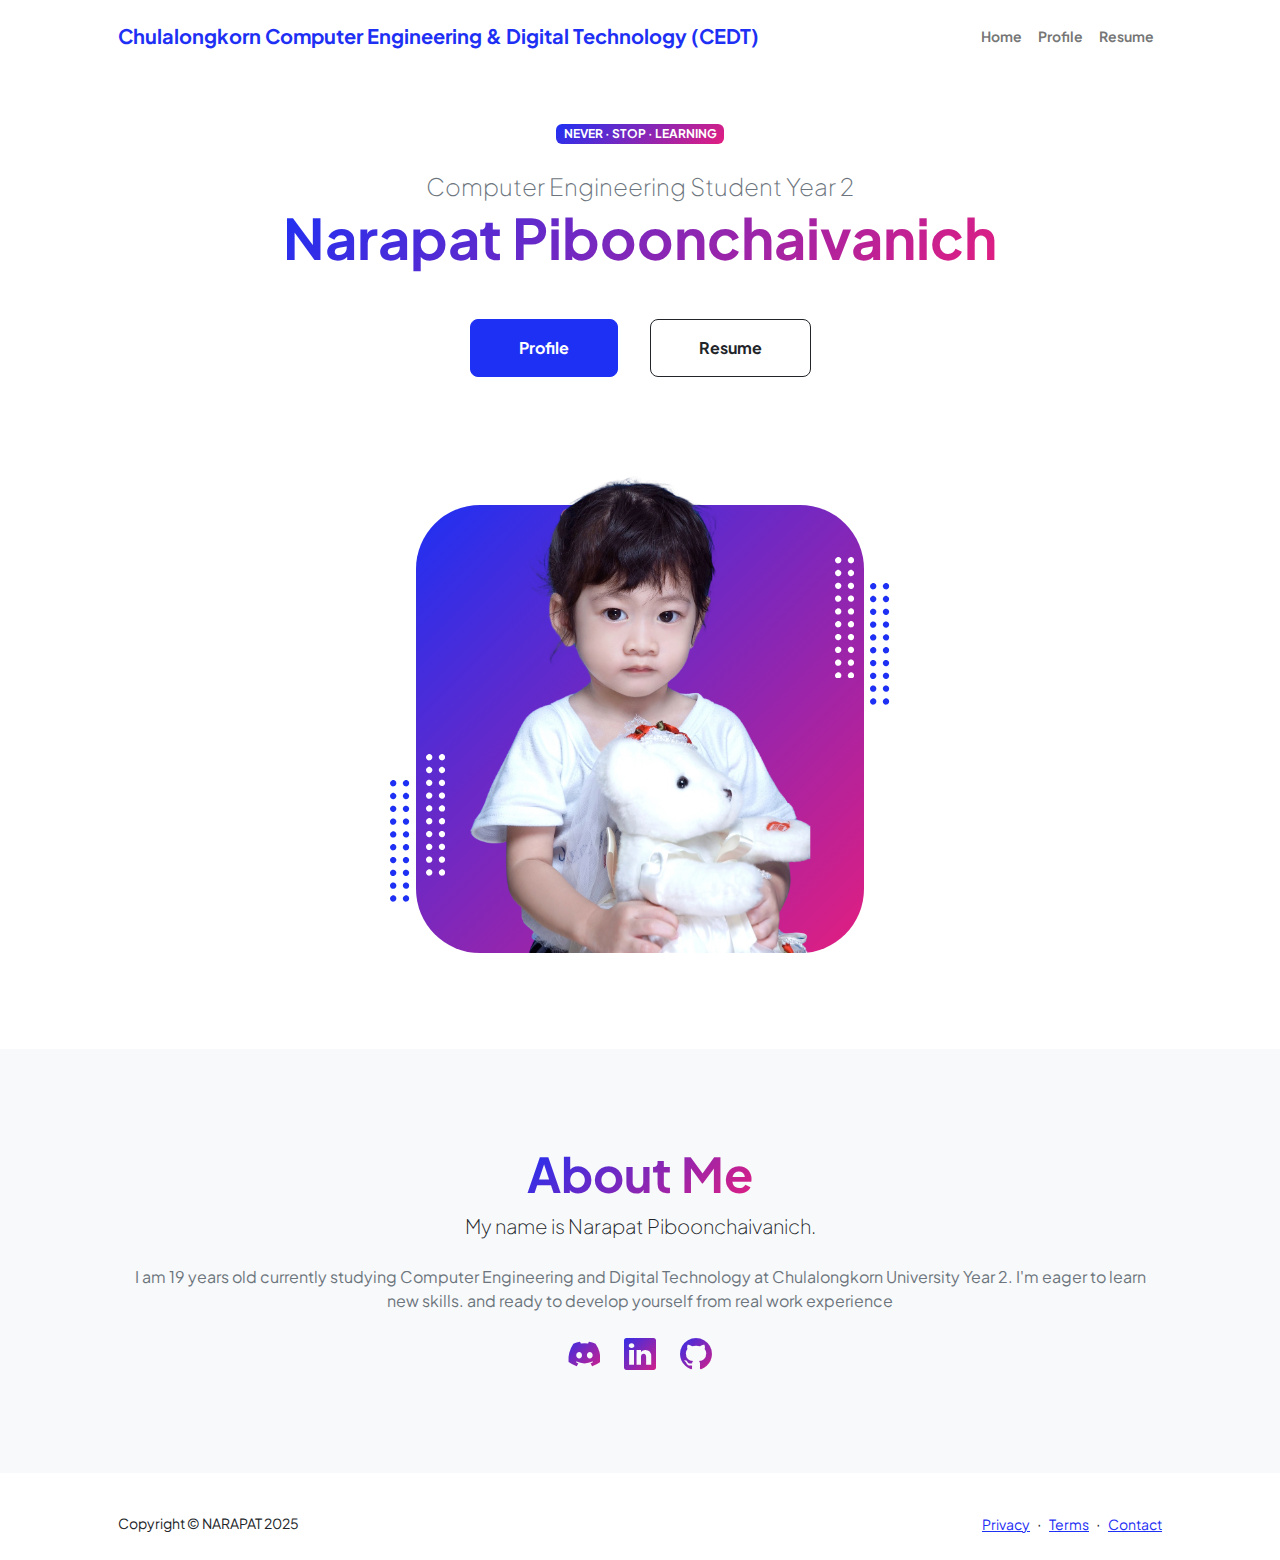
<file: index.html>
<!DOCTYPE html>
<html lang="en">
    <head>
        <meta charset="utf-8" />
        <meta name="viewport" content="width=device-width, initial-scale=1, shrink-to-fit=no" />
        <meta name="description" content="" />
        <meta name="author" content="" />
        <title>MyPortfolio</title>
        <!-- Favicon-->
        <link rel="icon" type="image/x-icon" href="assets/favicon.ico" />
        <!-- Custom Google font-->
        <link rel="preconnect" href="https://fonts.googleapis.com" />
        <link rel="preconnect" href="https://fonts.gstatic.com" crossorigin />
        <link href="https://fonts.googleapis.com/css2?family=Plus+Jakarta+Sans:wght@100;200;300;400;500;600;700;800;900&amp;display=swap" rel="stylesheet" />
        <!-- Bootstrap icons-->
        <link href="https://cdn.jsdelivr.net/npm/bootstrap-icons@1.8.1/font/bootstrap-icons.css" rel="stylesheet" />
        <!-- Core theme CSS (includes Bootstrap)-->
        <link href="css/styles.css" rel="stylesheet" />
    </head>
    <body class="d-flex flex-column h-100">
        <main class="flex-shrink-0">
            <!-- Navigation-->
            <nav class="navbar navbar-expand-lg navbar-light bg-white py-3">
                <div class="container px-5">
                    <a class="navbar-brand" href="index.html"><span class="fw-bolder text-primary">Chulalongkorn Computer Engineering & Digital Technology (CEDT)</span></a>
                    <button class="navbar-toggler" type="button" data-bs-toggle="collapse" data-bs-target="#navbarSupportedContent" aria-controls="navbarSupportedContent" aria-expanded="false" aria-label="Toggle navigation"><span class="navbar-toggler-icon"></span></button>
                    <div class="collapse navbar-collapse" id="navbarSupportedContent">
                        <ul class="navbar-nav ms-auto mb-2 mb-lg-0 small fw-bolder">
                            <li class="nav-item"><a class="nav-link" href="index.html">Home</a></li>
                            <li class="nav-item"><a class="nav-link" href="resume.html">Profile</a></li>
                            <li class="nav-item"><a class="nav-link" href="projects.html">Resume</a></li>
                        </ul>
                    </div>
                </div>
            </nav>
            <!-- Header-->
            <header class="py-5">
                <div class="container px-5 pb-5">
                    <div class="row gx-5 align-items-center">
                        <div class="col-xxl-5">
                            <!-- Header text content-->
                            <div class="text-center text-xxl-start">
                                <div class="badge bg-gradient-primary-to-secondary text-white mb-4"><div class="text-uppercase">Never &middot; Stop &middot; Learning</div></div>
                                <div class="fs-4 fw-light text-muted">Computer Engineering Student Year 2</div>
                                <h1 class="display-4 fw-bolder mb-5"><span class="text-gradient d-inline">Narapat Piboonchaivanich</span></h1>
                                <div class="d-grid gap-3 d-sm-flex justify-content-sm-center justify-content-xxl-start mb-3">
                                    <a class="btn btn-primary btn-lg px-5 py-3 me-sm-3 fs-6 fw-bolder" href="resume.html">Profile</a>
                                    <a class="btn btn-outline-dark btn-lg px-5 py-3 fs-6 fw-bolder" href="projects.html">Resume</a>
                                </div>
                            </div>
                        </div>
                        <div class="col-xxl-7">
                            <!-- Header profile picture-->
                            <div class="d-flex justify-content-center mt-5 mt-xxl-0">
                                <div class="profile bg-gradient-primary-to-secondary">
                                    <!-- TIP: For best results, use a photo with a transparent background like the demo example below-->
                                    <!-- Watch a tutorial on how to do this on YouTube (link)-->
                                    <img class="profile-img" src="assets/profilepicofMe.png" alt="..." />
                                    <div class="dots-1">
                                        <!-- SVG Dots-->
                                        <svg version="1.1" xmlns="http://www.w3.org/2000/svg" xmlns:xlink="http://www.w3.org/1999/xlink" x="0px" y="0px" viewBox="0 0 191.6 1215.4" style="enable-background: new 0 0 191.6 1215.4" xml:space="preserve">
                                            <g transform="translate(0.000000,1280.000000) scale(0.100000,-0.100000)">
                                                <path d="M227.7,12788.6c-105-35-200-141-222-248c-43-206,163-412,369-369c155,32,275,190,260,339c-11,105-90,213-190,262        C383.7,12801.6,289.7,12808.6,227.7,12788.6z"></path>
                                                <path d="M1507.7,12788.6c-151-50-253-216-222-362c25-119,136-230,254-255c194-41,395,142,375,339c-11,105-90,213-190,262        C1663.7,12801.6,1569.7,12808.6,1507.7,12788.6z"></path>
                                                <path d="M227.7,11508.6c-105-35-200-141-222-248c-43-206,163-412,369-369c155,32,275,190,260,339c-11,105-90,213-190,262        C383.7,11521.6,289.7,11528.6,227.7,11508.6z"></path>
                                                <path d="M1507.7,11508.6c-151-50-253-216-222-362c25-119,136-230,254-255c194-41,395,142,375,339c-11,105-90,213-190,262        C1663.7,11521.6,1569.7,11528.6,1507.7,11508.6z"></path>
                                                <path d="M227.7,10228.6c-105-35-200-141-222-248c-43-206,163-412,369-369c155,32,275,190,260,339c-11,105-90,213-190,262        C383.7,10241.6,289.7,10248.6,227.7,10228.6z"></path>
                                                <path d="M1507.7,10228.6c-105-35-200-141-222-248c-43-206,163-412,369-369c155,32,275,190,260,339c-11,105-90,213-190,262        C1663.7,10241.6,1569.7,10248.6,1507.7,10228.6z"></path>
                                                <path d="M227.7,8948.6c-105-35-200-141-222-248c-43-206,163-412,369-369c155,32,275,190,260,339c-11,105-90,213-190,262        C383.7,8961.6,289.7,8968.6,227.7,8948.6z"></path>
                                                <path d="M1507.7,8948.6c-105-35-200-141-222-248c-43-206,163-412,369-369c155,32,275,190,260,339c-11,105-90,213-190,262        C1663.7,8961.6,1569.7,8968.6,1507.7,8948.6z"></path>
                                                <path d="M227.7,7668.6c-105-35-200-141-222-248c-43-206,163-412,369-369c155,32,275,190,260,339c-11,105-90,213-190,262        C383.7,7681.6,289.7,7688.6,227.7,7668.6z"></path>
                                                <path d="M1507.7,7668.6c-105-35-200-141-222-248c-43-206,163-412,369-369c155,32,275,190,260,339c-11,105-90,213-190,262        C1663.7,7681.6,1569.7,7688.6,1507.7,7668.6z"></path>
                                                <path d="M227.7,6388.6c-105-35-200-141-222-248c-43-206,163-412,369-369c155,32,275,190,260,339c-11,105-90,213-190,262        C383.7,6401.6,289.7,6408.6,227.7,6388.6z"></path>
                                                <path d="M1507.7,6388.6c-105-35-200-141-222-248c-43-206,163-412,369-369c155,32,275,190,260,339c-11,105-90,213-190,262        C1663.7,6401.6,1569.7,6408.6,1507.7,6388.6z"></path>
                                                <path d="M227.7,5108.6c-105-35-200-141-222-248c-43-206,163-412,369-369c155,32,275,190,260,339c-11,105-90,213-190,262        C383.7,5121.6,289.7,5128.6,227.7,5108.6z"></path>
                                                <path d="M1507.7,5108.6c-105-35-200-141-222-248c-43-206,163-412,369-369c155,32,275,190,260,339c-11,105-90,213-190,262        C1663.7,5121.6,1569.7,5128.6,1507.7,5108.6z"></path>
                                                <path d="M227.7,3828.6c-105-35-200-141-222-248c-43-206,163-412,369-369c155,32,275,190,260,339c-11,105-90,213-190,262        C383.7,3841.6,289.7,3848.6,227.7,3828.6z"></path>
                                                <path d="M1507.7,3828.6c-105-35-200-141-222-248c-43-206,163-412,369-369c155,32,275,190,260,339c-11,105-90,213-190,262        C1663.7,3841.6,1569.7,3848.6,1507.7,3828.6z"></path>
                                                <path d="M227.7,2548.6c-105-35-200-141-222-248c-43-206,163-412,369-369c155,32,275,190,260,339c-11,105-90,213-190,262        C383.7,2561.6,289.7,2568.6,227.7,2548.6z"></path>
                                                <path d="M1507.7,2548.6c-105-35-200-141-222-248c-43-206,163-412,369-369c155,32,275,190,260,339c-11,105-90,213-190,262        C1663.7,2561.6,1569.7,2568.6,1507.7,2548.6z"></path>
                                                <path d="M227.7,1268.6c-105-35-200-141-222-248c-43-206,163-412,369-369c155,32,275,190,260,339c-11,105-90,213-190,262        C383.7,1281.6,289.7,1288.6,227.7,1268.6z"></path>
                                                <path d="M1507.7,1268.6c-105-35-200-141-222-248c-43-206,163-412,369-369c155,32,275,190,260,339c-11,105-90,213-190,262        C1663.7,1281.6,1569.7,1288.6,1507.7,1268.6z"></path>
                                            </g>
                                        </svg>
                                        <!-- END of SVG dots-->
                                    </div>
                                    <div class="dots-2">
                                        <!-- SVG Dots-->
                                        <svg version="1.1" xmlns="http://www.w3.org/2000/svg" xmlns:xlink="http://www.w3.org/1999/xlink" x="0px" y="0px" viewBox="0 0 191.6 1215.4" style="enable-background: new 0 0 191.6 1215.4" xml:space="preserve">
                                            <g transform="translate(0.000000,1280.000000) scale(0.100000,-0.100000)">
                                                <path d="M227.7,12788.6c-105-35-200-141-222-248c-43-206,163-412,369-369c155,32,275,190,260,339c-11,105-90,213-190,262        C383.7,12801.6,289.7,12808.6,227.7,12788.6z"></path>
                                                <path d="M1507.7,12788.6c-151-50-253-216-222-362c25-119,136-230,254-255c194-41,395,142,375,339c-11,105-90,213-190,262        C1663.7,12801.6,1569.7,12808.6,1507.7,12788.6z"></path>
                                                <path d="M227.7,11508.6c-105-35-200-141-222-248c-43-206,163-412,369-369c155,32,275,190,260,339c-11,105-90,213-190,262        C383.7,11521.6,289.7,11528.6,227.7,11508.6z"></path>
                                                <path d="M1507.7,11508.6c-151-50-253-216-222-362c25-119,136-230,254-255c194-41,395,142,375,339c-11,105-90,213-190,262        C1663.7,11521.6,1569.7,11528.6,1507.7,11508.6z"></path>
                                                <path d="M227.7,10228.6c-105-35-200-141-222-248c-43-206,163-412,369-369c155,32,275,190,260,339c-11,105-90,213-190,262        C383.7,10241.6,289.7,10248.6,227.7,10228.6z"></path>
                                                <path d="M1507.7,10228.6c-105-35-200-141-222-248c-43-206,163-412,369-369c155,32,275,190,260,339c-11,105-90,213-190,262        C1663.7,10241.6,1569.7,10248.6,1507.7,10228.6z"></path>
                                                <path d="M227.7,8948.6c-105-35-200-141-222-248c-43-206,163-412,369-369c155,32,275,190,260,339c-11,105-90,213-190,262        C383.7,8961.6,289.7,8968.6,227.7,8948.6z"></path>
                                                <path d="M1507.7,8948.6c-105-35-200-141-222-248c-43-206,163-412,369-369c155,32,275,190,260,339c-11,105-90,213-190,262        C1663.7,8961.6,1569.7,8968.6,1507.7,8948.6z"></path>
                                                <path d="M227.7,7668.6c-105-35-200-141-222-248c-43-206,163-412,369-369c155,32,275,190,260,339c-11,105-90,213-190,262        C383.7,7681.6,289.7,7688.6,227.7,7668.6z"></path>
                                                <path d="M1507.7,7668.6c-105-35-200-141-222-248c-43-206,163-412,369-369c155,32,275,190,260,339c-11,105-90,213-190,262        C1663.7,7681.6,1569.7,7688.6,1507.7,7668.6z"></path>
                                                <path d="M227.7,6388.6c-105-35-200-141-222-248c-43-206,163-412,369-369c155,32,275,190,260,339c-11,105-90,213-190,262        C383.7,6401.6,289.7,6408.6,227.7,6388.6z"></path>
                                                <path d="M1507.7,6388.6c-105-35-200-141-222-248c-43-206,163-412,369-369c155,32,275,190,260,339c-11,105-90,213-190,262        C1663.7,6401.6,1569.7,6408.6,1507.7,6388.6z"></path>
                                                <path d="M227.7,5108.6c-105-35-200-141-222-248c-43-206,163-412,369-369c155,32,275,190,260,339c-11,105-90,213-190,262        C383.7,5121.6,289.7,5128.6,227.7,5108.6z"></path>
                                                <path d="M1507.7,5108.6c-105-35-200-141-222-248c-43-206,163-412,369-369c155,32,275,190,260,339c-11,105-90,213-190,262        C1663.7,5121.6,1569.7,5128.6,1507.7,5108.6z"></path>
                                                <path d="M227.7,3828.6c-105-35-200-141-222-248c-43-206,163-412,369-369c155,32,275,190,260,339c-11,105-90,213-190,262        C383.7,3841.6,289.7,3848.6,227.7,3828.6z"></path>
                                                <path d="M1507.7,3828.6c-105-35-200-141-222-248c-43-206,163-412,369-369c155,32,275,190,260,339c-11,105-90,213-190,262        C1663.7,3841.6,1569.7,3848.6,1507.7,3828.6z"></path>
                                                <path d="M227.7,2548.6c-105-35-200-141-222-248c-43-206,163-412,369-369c155,32,275,190,260,339c-11,105-90,213-190,262        C383.7,2561.6,289.7,2568.6,227.7,2548.6z"></path>
                                                <path d="M1507.7,2548.6c-105-35-200-141-222-248c-43-206,163-412,369-369c155,32,275,190,260,339c-11,105-90,213-190,262        C1663.7,2561.6,1569.7,2568.6,1507.7,2548.6z"></path>
                                                <path d="M227.7,1268.6c-105-35-200-141-222-248c-43-206,163-412,369-369c155,32,275,190,260,339c-11,105-90,213-190,262        C383.7,1281.6,289.7,1288.6,227.7,1268.6z"></path>
                                                <path d="M1507.7,1268.6c-105-35-200-141-222-248c-43-206,163-412,369-369c155,32,275,190,260,339c-11,105-90,213-190,262        C1663.7,1281.6,1569.7,1288.6,1507.7,1268.6z"></path>
                                            </g>
                                        </svg>
                                        <!-- END of SVG dots-->
                                    </div>
                                    <div class="dots-3">
                                        <!-- SVG Dots-->
                                        <svg version="1.1" xmlns="http://www.w3.org/2000/svg" xmlns:xlink="http://www.w3.org/1999/xlink" x="0px" y="0px" viewBox="0 0 191.6 1215.4" style="enable-background: new 0 0 191.6 1215.4" xml:space="preserve">
                                            <g transform="translate(0.000000,1280.000000) scale(0.100000,-0.100000)">
                                                <path d="M227.7,12788.6c-105-35-200-141-222-248c-43-206,163-412,369-369c155,32,275,190,260,339c-11,105-90,213-190,262        C383.7,12801.6,289.7,12808.6,227.7,12788.6z"></path>
                                                <path d="M1507.7,12788.6c-151-50-253-216-222-362c25-119,136-230,254-255c194-41,395,142,375,339c-11,105-90,213-190,262        C1663.7,12801.6,1569.7,12808.6,1507.7,12788.6z"></path>
                                                <path d="M227.7,11508.6c-105-35-200-141-222-248c-43-206,163-412,369-369c155,32,275,190,260,339c-11,105-90,213-190,262        C383.7,11521.6,289.7,11528.6,227.7,11508.6z"></path>
                                                <path d="M1507.7,11508.6c-151-50-253-216-222-362c25-119,136-230,254-255c194-41,395,142,375,339c-11,105-90,213-190,262        C1663.7,11521.6,1569.7,11528.6,1507.7,11508.6z"></path>
                                                <path d="M227.7,10228.6c-105-35-200-141-222-248c-43-206,163-412,369-369c155,32,275,190,260,339c-11,105-90,213-190,262        C383.7,10241.6,289.7,10248.6,227.7,10228.6z"></path>
                                                <path d="M1507.7,10228.6c-105-35-200-141-222-248c-43-206,163-412,369-369c155,32,275,190,260,339c-11,105-90,213-190,262        C1663.7,10241.6,1569.7,10248.6,1507.7,10228.6z"></path>
                                                <path d="M227.7,8948.6c-105-35-200-141-222-248c-43-206,163-412,369-369c155,32,275,190,260,339c-11,105-90,213-190,262        C383.7,8961.6,289.7,8968.6,227.7,8948.6z"></path>
                                                <path d="M1507.7,8948.6c-105-35-200-141-222-248c-43-206,163-412,369-369c155,32,275,190,260,339c-11,105-90,213-190,262        C1663.7,8961.6,1569.7,8968.6,1507.7,8948.6z"></path>
                                                <path d="M227.7,7668.6c-105-35-200-141-222-248c-43-206,163-412,369-369c155,32,275,190,260,339c-11,105-90,213-190,262        C383.7,7681.6,289.7,7688.6,227.7,7668.6z"></path>
                                                <path d="M1507.7,7668.6c-105-35-200-141-222-248c-43-206,163-412,369-369c155,32,275,190,260,339c-11,105-90,213-190,262        C1663.7,7681.6,1569.7,7688.6,1507.7,7668.6z"></path>
                                                <path d="M227.7,6388.6c-105-35-200-141-222-248c-43-206,163-412,369-369c155,32,275,190,260,339c-11,105-90,213-190,262        C383.7,6401.6,289.7,6408.6,227.7,6388.6z"></path>
                                                <path d="M1507.7,6388.6c-105-35-200-141-222-248c-43-206,163-412,369-369c155,32,275,190,260,339c-11,105-90,213-190,262        C1663.7,6401.6,1569.7,6408.6,1507.7,6388.6z"></path>
                                                <path d="M227.7,5108.6c-105-35-200-141-222-248c-43-206,163-412,369-369c155,32,275,190,260,339c-11,105-90,213-190,262        C383.7,5121.6,289.7,5128.6,227.7,5108.6z"></path>
                                                <path d="M1507.7,5108.6c-105-35-200-141-222-248c-43-206,163-412,369-369c155,32,275,190,260,339c-11,105-90,213-190,262        C1663.7,5121.6,1569.7,5128.6,1507.7,5108.6z"></path>
                                                <path d="M227.7,3828.6c-105-35-200-141-222-248c-43-206,163-412,369-369c155,32,275,190,260,339c-11,105-90,213-190,262        C383.7,3841.6,289.7,3848.6,227.7,3828.6z"></path>
                                                <path d="M1507.7,3828.6c-105-35-200-141-222-248c-43-206,163-412,369-369c155,32,275,190,260,339c-11,105-90,213-190,262        C1663.7,3841.6,1569.7,3848.6,1507.7,3828.6z"></path>
                                                <path d="M227.7,2548.6c-105-35-200-141-222-248c-43-206,163-412,369-369c155,32,275,190,260,339c-11,105-90,213-190,262        C383.7,2561.6,289.7,2568.6,227.7,2548.6z"></path>
                                                <path d="M1507.7,2548.6c-105-35-200-141-222-248c-43-206,163-412,369-369c155,32,275,190,260,339c-11,105-90,213-190,262        C1663.7,2561.6,1569.7,2568.6,1507.7,2548.6z"></path>
                                                <path d="M227.7,1268.6c-105-35-200-141-222-248c-43-206,163-412,369-369c155,32,275,190,260,339c-11,105-90,213-190,262        C383.7,1281.6,289.7,1288.6,227.7,1268.6z"></path>
                                                <path d="M1507.7,1268.6c-105-35-200-141-222-248c-43-206,163-412,369-369c155,32,275,190,260,339c-11,105-90,213-190,262        C1663.7,1281.6,1569.7,1288.6,1507.7,1268.6z"></path>
                                            </g>
                                        </svg>
                                        <!-- END of SVG dots-->
                                    </div>
                                    <div class="dots-4">
                                        <!-- SVG Dots-->
                                        <svg version="1.1" xmlns="http://www.w3.org/2000/svg" xmlns:xlink="http://www.w3.org/1999/xlink" x="0px" y="0px" viewBox="0 0 191.6 1215.4" style="enable-background: new 0 0 191.6 1215.4" xml:space="preserve">
                                            <g transform="translate(0.000000,1280.000000) scale(0.100000,-0.100000)">
                                                <path d="M227.7,12788.6c-105-35-200-141-222-248c-43-206,163-412,369-369c155,32,275,190,260,339c-11,105-90,213-190,262        C383.7,12801.6,289.7,12808.6,227.7,12788.6z"></path>
                                                <path d="M1507.7,12788.6c-151-50-253-216-222-362c25-119,136-230,254-255c194-41,395,142,375,339c-11,105-90,213-190,262        C1663.7,12801.6,1569.7,12808.6,1507.7,12788.6z"></path>
                                                <path d="M227.7,11508.6c-105-35-200-141-222-248c-43-206,163-412,369-369c155,32,275,190,260,339c-11,105-90,213-190,262        C383.7,11521.6,289.7,11528.6,227.7,11508.6z"></path>
                                                <path d="M1507.7,11508.6c-151-50-253-216-222-362c25-119,136-230,254-255c194-41,395,142,375,339c-11,105-90,213-190,262        C1663.7,11521.6,1569.7,11528.6,1507.7,11508.6z"></path>
                                                <path d="M227.7,10228.6c-105-35-200-141-222-248c-43-206,163-412,369-369c155,32,275,190,260,339c-11,105-90,213-190,262        C383.7,10241.6,289.7,10248.6,227.7,10228.6z"></path>
                                                <path d="M1507.7,10228.6c-105-35-200-141-222-248c-43-206,163-412,369-369c155,32,275,190,260,339c-11,105-90,213-190,262        C1663.7,10241.6,1569.7,10248.6,1507.7,10228.6z"></path>
                                                <path d="M227.7,8948.6c-105-35-200-141-222-248c-43-206,163-412,369-369c155,32,275,190,260,339c-11,105-90,213-190,262        C383.7,8961.6,289.7,8968.6,227.7,8948.6z"></path>
                                                <path d="M1507.7,8948.6c-105-35-200-141-222-248c-43-206,163-412,369-369c155,32,275,190,260,339c-11,105-90,213-190,262        C1663.7,8961.6,1569.7,8968.6,1507.7,8948.6z"></path>
                                                <path d="M227.7,7668.6c-105-35-200-141-222-248c-43-206,163-412,369-369c155,32,275,190,260,339c-11,105-90,213-190,262        C383.7,7681.6,289.7,7688.6,227.7,7668.6z"></path>
                                                <path d="M1507.7,7668.6c-105-35-200-141-222-248c-43-206,163-412,369-369c155,32,275,190,260,339c-11,105-90,213-190,262        C1663.7,7681.6,1569.7,7688.6,1507.7,7668.6z"></path>
                                                <path d="M227.7,6388.6c-105-35-200-141-222-248c-43-206,163-412,369-369c155,32,275,190,260,339c-11,105-90,213-190,262        C383.7,6401.6,289.7,6408.6,227.7,6388.6z"></path>
                                                <path d="M1507.7,6388.6c-105-35-200-141-222-248c-43-206,163-412,369-369c155,32,275,190,260,339c-11,105-90,213-190,262        C1663.7,6401.6,1569.7,6408.6,1507.7,6388.6z"></path>
                                                <path d="M227.7,5108.6c-105-35-200-141-222-248c-43-206,163-412,369-369c155,32,275,190,260,339c-11,105-90,213-190,262        C383.7,5121.6,289.7,5128.6,227.7,5108.6z"></path>
                                                <path d="M1507.7,5108.6c-105-35-200-141-222-248c-43-206,163-412,369-369c155,32,275,190,260,339c-11,105-90,213-190,262        C1663.7,5121.6,1569.7,5128.6,1507.7,5108.6z"></path>
                                                <path d="M227.7,3828.6c-105-35-200-141-222-248c-43-206,163-412,369-369c155,32,275,190,260,339c-11,105-90,213-190,262        C383.7,3841.6,289.7,3848.6,227.7,3828.6z"></path>
                                                <path d="M1507.7,3828.6c-105-35-200-141-222-248c-43-206,163-412,369-369c155,32,275,190,260,339c-11,105-90,213-190,262        C1663.7,3841.6,1569.7,3848.6,1507.7,3828.6z"></path>
                                                <path d="M227.7,2548.6c-105-35-200-141-222-248c-43-206,163-412,369-369c155,32,275,190,260,339c-11,105-90,213-190,262        C383.7,2561.6,289.7,2568.6,227.7,2548.6z"></path>
                                                <path d="M1507.7,2548.6c-105-35-200-141-222-248c-43-206,163-412,369-369c155,32,275,190,260,339c-11,105-90,213-190,262        C1663.7,2561.6,1569.7,2568.6,1507.7,2548.6z"></path>
                                                <path d="M227.7,1268.6c-105-35-200-141-222-248c-43-206,163-412,369-369c155,32,275,190,260,339c-11,105-90,213-190,262        C383.7,1281.6,289.7,1288.6,227.7,1268.6z"></path>
                                                <path d="M1507.7,1268.6c-105-35-200-141-222-248c-43-206,163-412,369-369c155,32,275,190,260,339c-11,105-90,213-190,262        C1663.7,1281.6,1569.7,1288.6,1507.7,1268.6z"></path>
                                            </g>
                                        </svg>
                                        <!-- END of SVG dots-->
                                    </div>
                                </div>
                            </div>
                        </div>
                    </div>
                </div>
            </header>
            <!-- About Section-->
            <section class="bg-light py-5">
                <div class="container px-5">
                    <div class="row gx-5 justify-content-center">
                        <div class="col-xxl-8">
                            <div class="text-center my-5">
                                <h2 class="display-5 fw-bolder"><span class="text-gradient d-inline">About Me</span></h2>
                                <p class="lead fw-light mb-4">My name is Narapat Piboonchaivanich.</p>
                                <p class="text-muted">I am 19 years old currently studying Computer Engineering and Digital Technology at Chulalongkorn University Year 2. I'm eager to learn new skills. and ready to develop yourself from real work experience</p>
                                <div class="d-flex justify-content-center fs-2 gap-4">
                                    <!-- Discord Link -->
                                    <a class="text-gradient" href="https://discord.com/channels/m.samaa" target="_blank">
                                        <i class="bi bi-discord"></i>
                                    </a>
                                    <!-- LinkedIn Link -->
                                    <a class="text-gradient" href="https://www.linkedin.com/in/narapat-piboonchaivanich-352914341/" target="_blank">
                                        <i class="bi bi-linkedin"></i>
                                    </a>
                                    <!-- GitHub Link -->
                                    <a class="text-gradient" href="https://github.com/NarapatM" target="_blank">
                                        <i class="bi bi-github"></i>
                                    </a>
                                </div>                                
                            </div>
                        </div>
                    </div>
                </div>
            </section>
        </main>
        <!-- Footer-->
        <footer class="bg-white py-4 mt-auto">
            <div class="container px-5">
                <div class="row align-items-center justify-content-between flex-column flex-sm-row">
                    <div class="col-auto"><div class="small m-0">Copyright &copy; NARAPAT 2025</div></div>
                    <div class="col-auto">
                        <a class="small" href="#!">Privacy</a>
                        <span class="mx-1">&middot;</span>
                        <a class="small" href="#!">Terms</a>
                        <span class="mx-1">&middot;</span>
                        <a class="small" href="#!">Contact</a>
                    </div>
                </div>
            </div>
        </footer>
        <!-- Bootstrap core JS-->
        <script src="https://cdn.jsdelivr.net/npm/bootstrap@5.2.3/dist/js/bootstrap.bundle.min.js"></script>
        <!-- Core theme JS-->
        <script src="js/scripts.js"></script>
    </body>
</html>
</file>
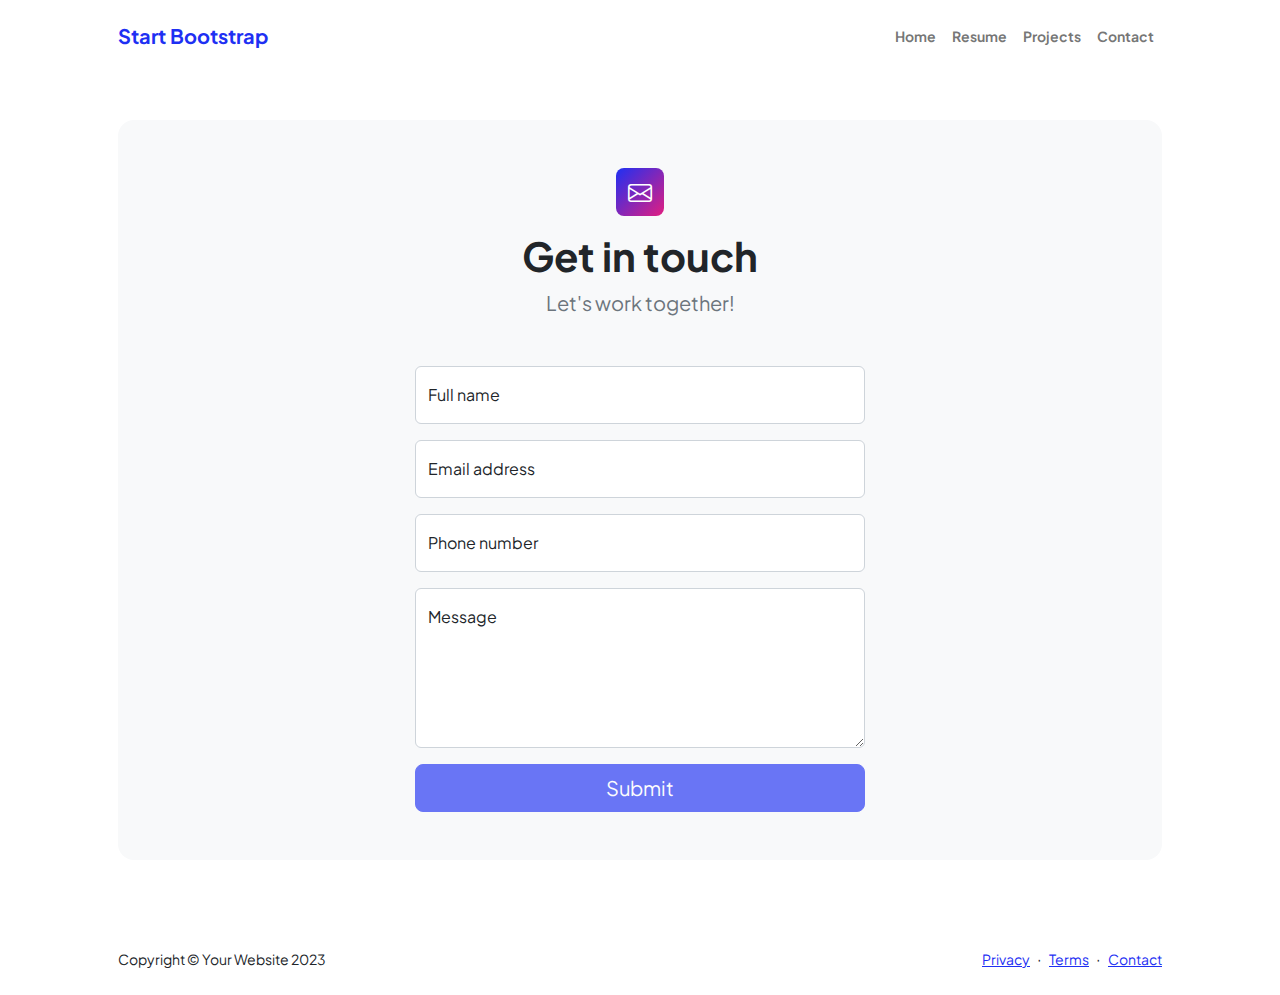
<file: contact.html>
<!DOCTYPE html>
<html lang="en">
    <head>
        <meta charset="utf-8" />
        <meta name="viewport" content="width=device-width, initial-scale=1, shrink-to-fit=no" />
        <meta name="description" content />
        <meta name="author" content />
        <title>Modern Business - Start Bootstrap Template</title>
        <!-- Favicon-->
        <link rel="icon" type="image/x-icon" href="assets/favicon.ico" />
        <!-- Custom Google font-->
        <link rel="preconnect" href="https://fonts.googleapis.com" />
        <link rel="preconnect" href="https://fonts.gstatic.com" crossorigin />
        <link href="https://fonts.googleapis.com/css2?family=Plus+Jakarta+Sans:wght@100;200;300;400;500;600;700;800;900&amp;display=swap" rel="stylesheet" />
        <!-- Bootstrap icons-->
        <link href="https://cdn.jsdelivr.net/npm/bootstrap-icons@1.8.1/font/bootstrap-icons.css" rel="stylesheet" />
        <!-- Core theme CSS (includes Bootstrap)-->
        <link href="css/styles.css" rel="stylesheet" />
    </head>
    <body class="d-flex flex-column">
        <main class="flex-shrink-0">
            <!-- Navigation-->
            <nav class="navbar navbar-expand-lg navbar-light bg-white py-3">
                <div class="container px-5">
                    <a class="navbar-brand" href="index.html"><span class="fw-bolder text-primary">Start Bootstrap</span></a>
                    <button class="navbar-toggler" type="button" data-bs-toggle="collapse" data-bs-target="#navbarSupportedContent" aria-controls="navbarSupportedContent" aria-expanded="false" aria-label="Toggle navigation"><span class="navbar-toggler-icon"></span></button>
                    <div class="collapse navbar-collapse" id="navbarSupportedContent">
                        <ul class="navbar-nav ms-auto mb-2 mb-lg-0 small fw-bolder">
                            <li class="nav-item"><a class="nav-link" href="index.html">Home</a></li>
                            <li class="nav-item"><a class="nav-link" href="resume.html">Resume</a></li>
                            <li class="nav-item"><a class="nav-link" href="projects.html">Projects</a></li>
                            <li class="nav-item"><a class="nav-link" href="contact.html">Contact</a></li>
                        </ul>
                    </div>
                </div>
            </nav>
            <!-- Page content-->
            <section class="py-5">
                <div class="container px-5">
                    <!-- Contact form-->
                    <div class="bg-light rounded-4 py-5 px-4 px-md-5">
                        <div class="text-center mb-5">
                            <div class="feature bg-primary bg-gradient-primary-to-secondary text-white rounded-3 mb-3"><i class="bi bi-envelope"></i></div>
                            <h1 class="fw-bolder">Get in touch</h1>
                            <p class="lead fw-normal text-muted mb-0">Let's work together!</p>
                        </div>
                        <div class="row gx-5 justify-content-center">
                            <div class="col-lg-8 col-xl-6">
                                <!-- * * * * * * * * * * * * * * *-->
                                <!-- * * SB Forms Contact Form * *-->
                                <!-- * * * * * * * * * * * * * * *-->
                                <!-- This form is pre-integrated with SB Forms.-->
                                <!-- To make this form functional, sign up at-->
                                <!-- https://startbootstrap.com/solution/contact-forms-->
                                <!-- to get an API token!-->
                                <form id="contactForm" data-sb-form-api-token="API_TOKEN">
                                    <!-- Name input-->
                                    <div class="form-floating mb-3">
                                        <input class="form-control" id="name" type="text" placeholder="Enter your name..." data-sb-validations="required" />
                                        <label for="name">Full name</label>
                                        <div class="invalid-feedback" data-sb-feedback="name:required">A name is required.</div>
                                    </div>
                                    <!-- Email address input-->
                                    <div class="form-floating mb-3">
                                        <input class="form-control" id="email" type="email" placeholder="name@example.com" data-sb-validations="required,email" />
                                        <label for="email">Email address</label>
                                        <div class="invalid-feedback" data-sb-feedback="email:required">An email is required.</div>
                                        <div class="invalid-feedback" data-sb-feedback="email:email">Email is not valid.</div>
                                    </div>
                                    <!-- Phone number input-->
                                    <div class="form-floating mb-3">
                                        <input class="form-control" id="phone" type="tel" placeholder="(123) 456-7890" data-sb-validations="required" />
                                        <label for="phone">Phone number</label>
                                        <div class="invalid-feedback" data-sb-feedback="phone:required">A phone number is required.</div>
                                    </div>
                                    <!-- Message input-->
                                    <div class="form-floating mb-3">
                                        <textarea class="form-control" id="message" type="text" placeholder="Enter your message here..." style="height: 10rem" data-sb-validations="required"></textarea>
                                        <label for="message">Message</label>
                                        <div class="invalid-feedback" data-sb-feedback="message:required">A message is required.</div>
                                    </div>
                                    <!-- Submit success message-->
                                    <!---->
                                    <!-- This is what your users will see when the form-->
                                    <!-- has successfully submitted-->
                                    <div class="d-none" id="submitSuccessMessage">
                                        <div class="text-center mb-3">
                                            <div class="fw-bolder">Form submission successful!</div>
                                            To activate this form, sign up at
                                            <br />
                                            <a href="https://startbootstrap.com/solution/contact-forms">https://startbootstrap.com/solution/contact-forms</a>
                                        </div>
                                    </div>
                                    <!-- Submit error message-->
                                    <!---->
                                    <!-- This is what your users will see when there is-->
                                    <!-- an error submitting the form-->
                                    <div class="d-none" id="submitErrorMessage"><div class="text-center text-danger mb-3">Error sending message!</div></div>
                                    <!-- Submit Button-->
                                    <div class="d-grid"><button class="btn btn-primary btn-lg disabled" id="submitButton" type="submit">Submit</button></div>
                                </form>
                            </div>
                        </div>
                    </div>
                </div>
            </section>
        </main>
        <!-- Footer-->
        <footer class="bg-white py-4 mt-auto">
            <div class="container px-5">
                <div class="row align-items-center justify-content-between flex-column flex-sm-row">
                    <div class="col-auto"><div class="small m-0">Copyright &copy; Your Website 2023</div></div>
                    <div class="col-auto">
                        <a class="small" href="#!">Privacy</a>
                        <span class="mx-1">&middot;</span>
                        <a class="small" href="#!">Terms</a>
                        <span class="mx-1">&middot;</span>
                        <a class="small" href="#!">Contact</a>
                    </div>
                </div>
            </div>
        </footer>
        <!-- Bootstrap core JS-->
        <script src="https://cdn.jsdelivr.net/npm/bootstrap@5.2.3/dist/js/bootstrap.bundle.min.js"></script>
        <!-- Core theme JS-->
        <script src="js/scripts.js"></script>
        <!-- * * * * * * * * * * * * * * * * * * * * * * * * * * * * * * * * * * * * * * * *-->
        <!-- * *                               SB Forms JS                               * *-->
        <!-- * * Activate your form at https://startbootstrap.com/solution/contact-forms * *-->
        <!-- * * * * * * * * * * * * * * * * * * * * * * * * * * * * * * * * * * * * * * * *-->
        <script src="https://cdn.startbootstrap.com/sb-forms-latest.js"></script>
    </body>
</html>
</file>
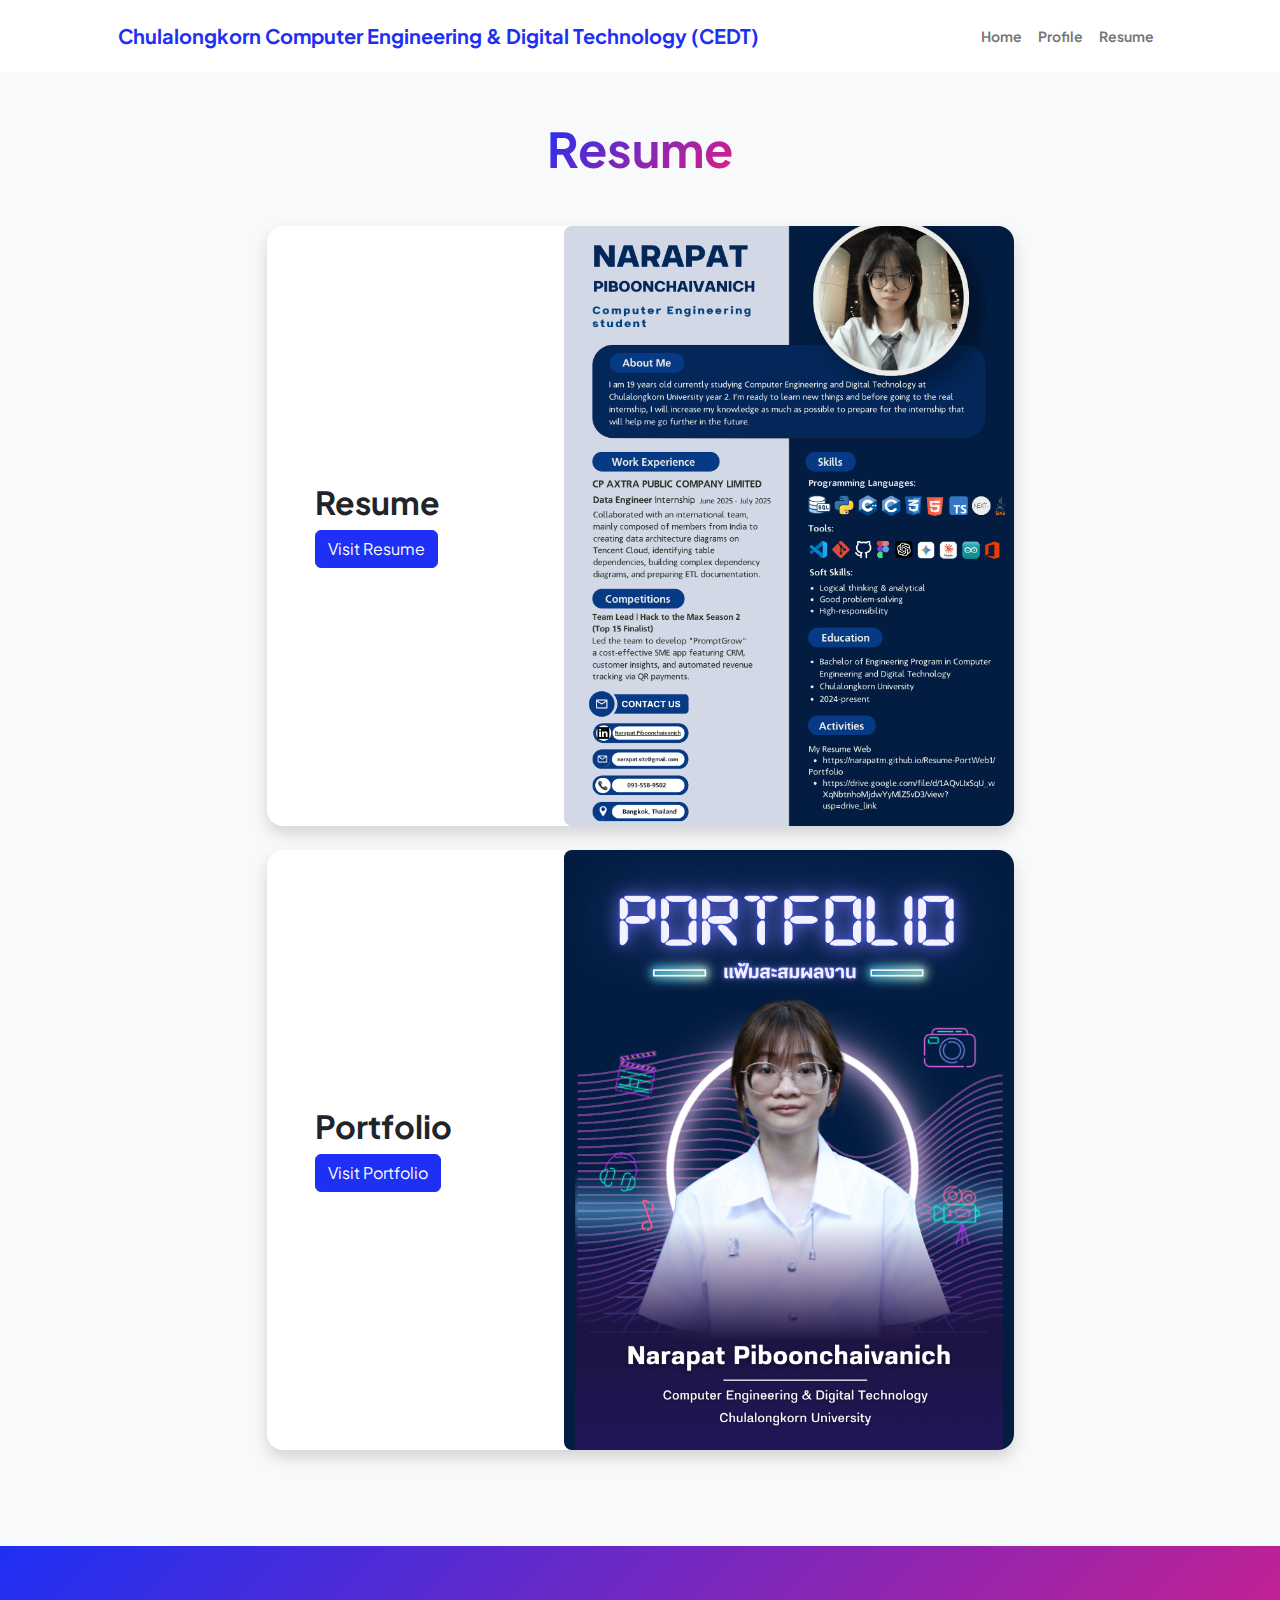
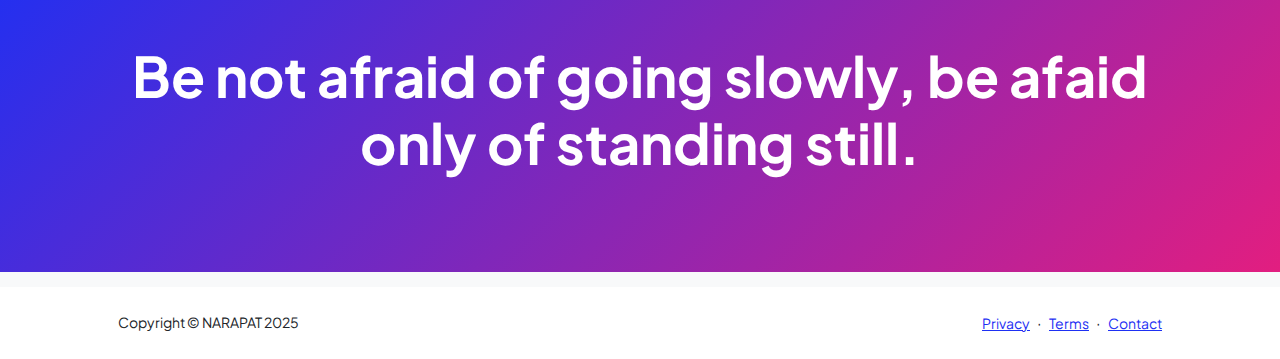
<file: projects.html>
<!DOCTYPE html>
<html lang="en">
    <head>
        <meta charset="utf-8" />
        <meta name="viewport" content="width=device-width, initial-scale=1, shrink-to-fit=no" />
        <meta name="description" content="" />
        <meta name="author" content="" />
        <title>MyPortfolioResume</title>
        <!-- Favicon-->
        <link rel="icon" type="image/x-icon" href="assets/favicon.ico" />
        <!-- Custom Google font-->
        <link rel="preconnect" href="https://fonts.googleapis.com" />
        <link rel="preconnect" href="https://fonts.gstatic.com" crossorigin />
        <link href="https://fonts.googleapis.com/css2?family=Plus+Jakarta+Sans:wght@100;200;300;400;500;600;700;800;900&amp;display=swap" rel="stylesheet" />
        <!-- Bootstrap icons-->
        <link href="https://cdn.jsdelivr.net/npm/bootstrap-icons@1.8.1/font/bootstrap-icons.css" rel="stylesheet" />
        <!-- Core theme CSS (includes Bootstrap)-->
        <link href="css/styles.css" rel="stylesheet" />
    </head>
    <body class="d-flex flex-column h-100 bg-light">
        <main class="flex-shrink-0">
            <!-- Navigation-->
            <nav class="navbar navbar-expand-lg navbar-light bg-white py-3">
                <div class="container px-5">
                    <a class="navbar-brand" href="index.html"><span class="fw-bolder text-primary">Chulalongkorn Computer Engineering & Digital Technology (CEDT)</span></a>
                    <button class="navbar-toggler" type="button" data-bs-toggle="collapse" data-bs-target="#navbarSupportedContent" aria-controls="navbarSupportedContent" aria-expanded="false" aria-label="Toggle navigation"><span class="navbar-toggler-icon"></span></button>
                    <div class="collapse navbar-collapse" id="navbarSupportedContent">
                        <ul class="navbar-nav ms-auto mb-2 mb-lg-0 small fw-bolder">
                            <li class="nav-item"><a class="nav-link" href="index.html">Home</a></li>
                            <li class="nav-item"><a class="nav-link" href="resume.html">Profile</a></li>
                            <li class="nav-item"><a class="nav-link" href="projects.html">Resume</a></li>
                        </ul>
                    </div>
                </div>
            </nav>
            <!-- Projects Section-->
            <section class="py-5">
                <div class="container px-5 mb-5">
                    <div class="text-center mb-5">
                        <h1 class="display-5 fw-bolder mb-0"><span class="text-gradient d-inline">Resume</span></h1>
                    </div>
                    <div class="row gx-5 justify-content-center">
                        <div class="col-lg-11 col-xl-9 col-xxl-8">
                            <!-- Project Card 1-->
                            <div class="container">
                                <!-- Project Card 1 -->
                                <div class="card overflow-hidden shadow rounded-4 border-0 mb-4">
                                    <div class="card-body p-0">
                                        <div class="d-flex align-items-center">
                                            <div class="p-5 flex-grow-1">
                                                <h2 class="fw-bolder">Resume</h2>
                                                <a href="https://drive.google.com/drive/folders/1n3KEbd7DubDgJ2xz2WaMotHQcEyyH0By?usp=drive_link" class="btn btn-primary">Visit Resume</a>
                                            </div>
                                            <div class="flex-shrink-0 image-container">
                                                <img class="img-fluid rounded-3" src="assets/ResumeYear2.png" alt="Resume Image" />
                                            </div>
                                        </div>
                                    </div>
                                </div>
                                <!-- Project Card 2 -->
                                <div class="card overflow-hidden shadow rounded-4 border-0">
                                    <div class="card-body p-0">
                                        <div class="d-flex align-items-center">
                                            <div class="p-5 flex-grow-1">
                                                <h2 class="fw-bolder">Portfolio</h2>
                                                <a href="https://drive.google.com/drive/folders/1n3KEbd7DubDgJ2xz2WaMotHQcEyyH0By?usp=drive_link" class="btn btn-primary">Visit Portfolio</a>
                                            </div>
                                            <div class="flex-shrink-0 image-container">
                                                <img class="img-fluid rounded-3" src="assets/PortfolioP1.png" alt="Portfolio Image" />
                                            </div>
                                        </div>
                                    </div>
                                </div>
                            </div>                                                                                    
                        </div>
                    </div>
                </div>
            </section>
            <!-- Call to action section-->
            <section class="py-5 bg-gradient-primary-to-secondary text-white">
                <div class="container px-5 my-5">
                    <div class="text-center">
                        <h2 class="display-4 fw-bolder mb-4">Be not afraid of going slowly, be afaid only of standing still.</h2>
                    </div>
                </div>
            </section>
        </main>
        <!-- Footer-->
        <footer class="bg-white py-4 mt-auto">
            <div class="container px-5">
                <div class="row align-items-center justify-content-between flex-column flex-sm-row">
                    <div class="col-auto"><div class="small m-0">Copyright &copy; NARAPAT 2025</div></div>
                    <div class="col-auto">
                        <a class="small" href="#!">Privacy</a>
                        <span class="mx-1">&middot;</span>
                        <a class="small" href="#!">Terms</a>
                        <span class="mx-1">&middot;</span>
                        <a class="small" href="#!">Contact</a>
                    </div>
                </div>
            </div>
        </footer>
        <!-- Bootstrap core JS-->
        <script src="https://cdn.jsdelivr.net/npm/bootstrap@5.2.3/dist/js/bootstrap.bundle.min.js"></script>
        <!-- Core theme JS-->
        <script src="js/scripts.js"></script>
    </body>
</html>
</file>
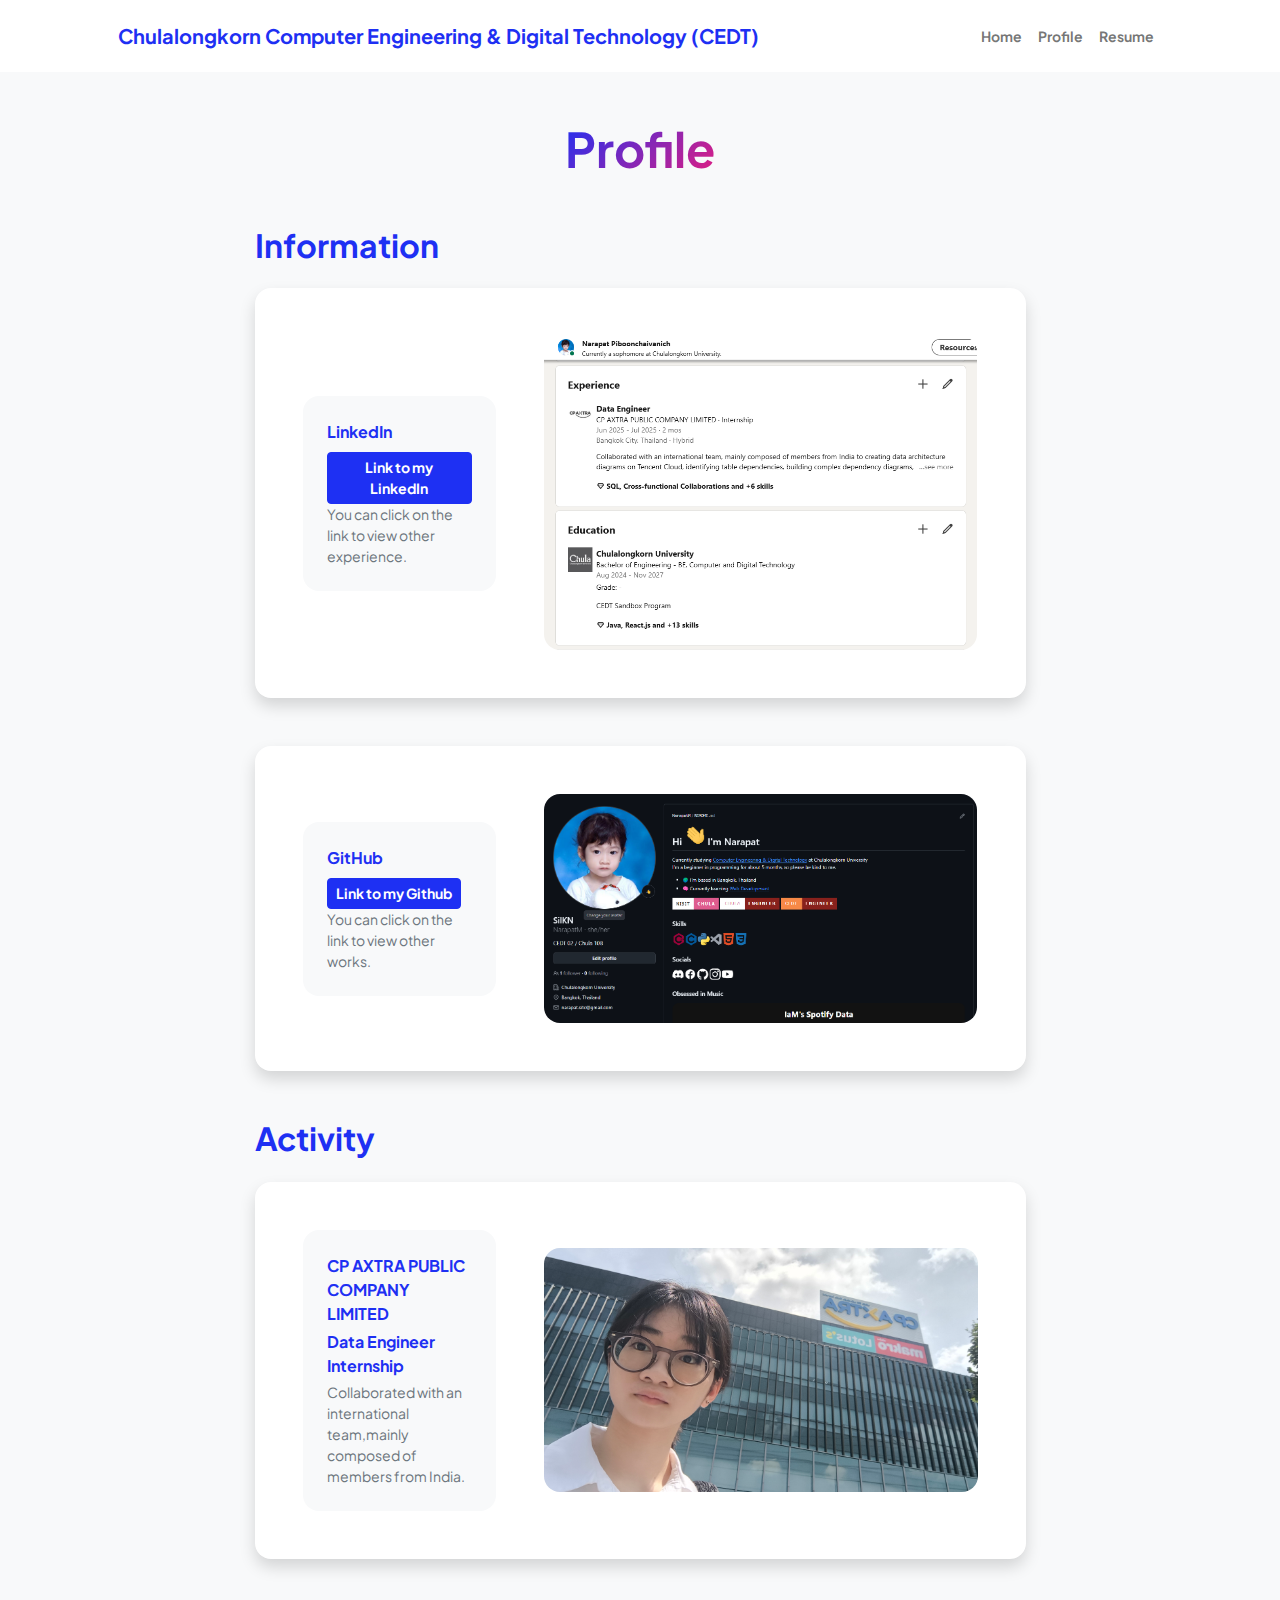
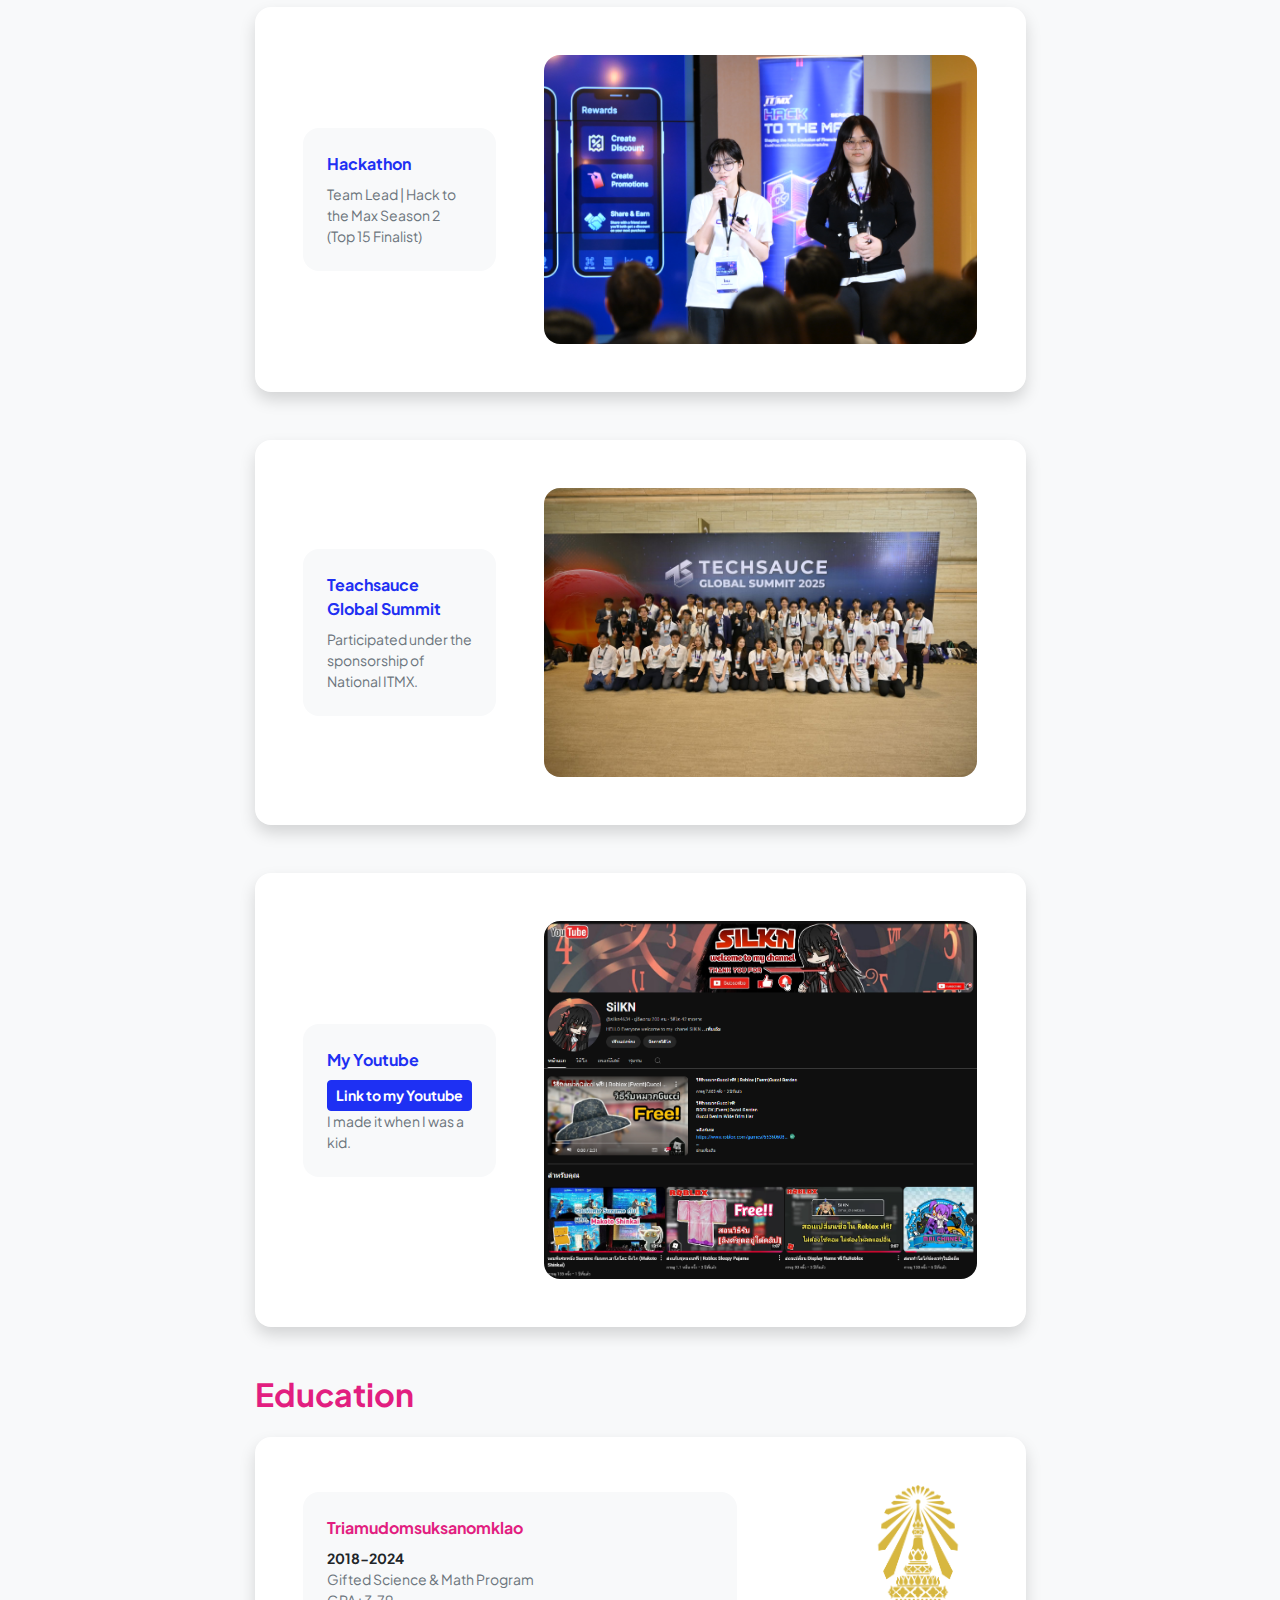
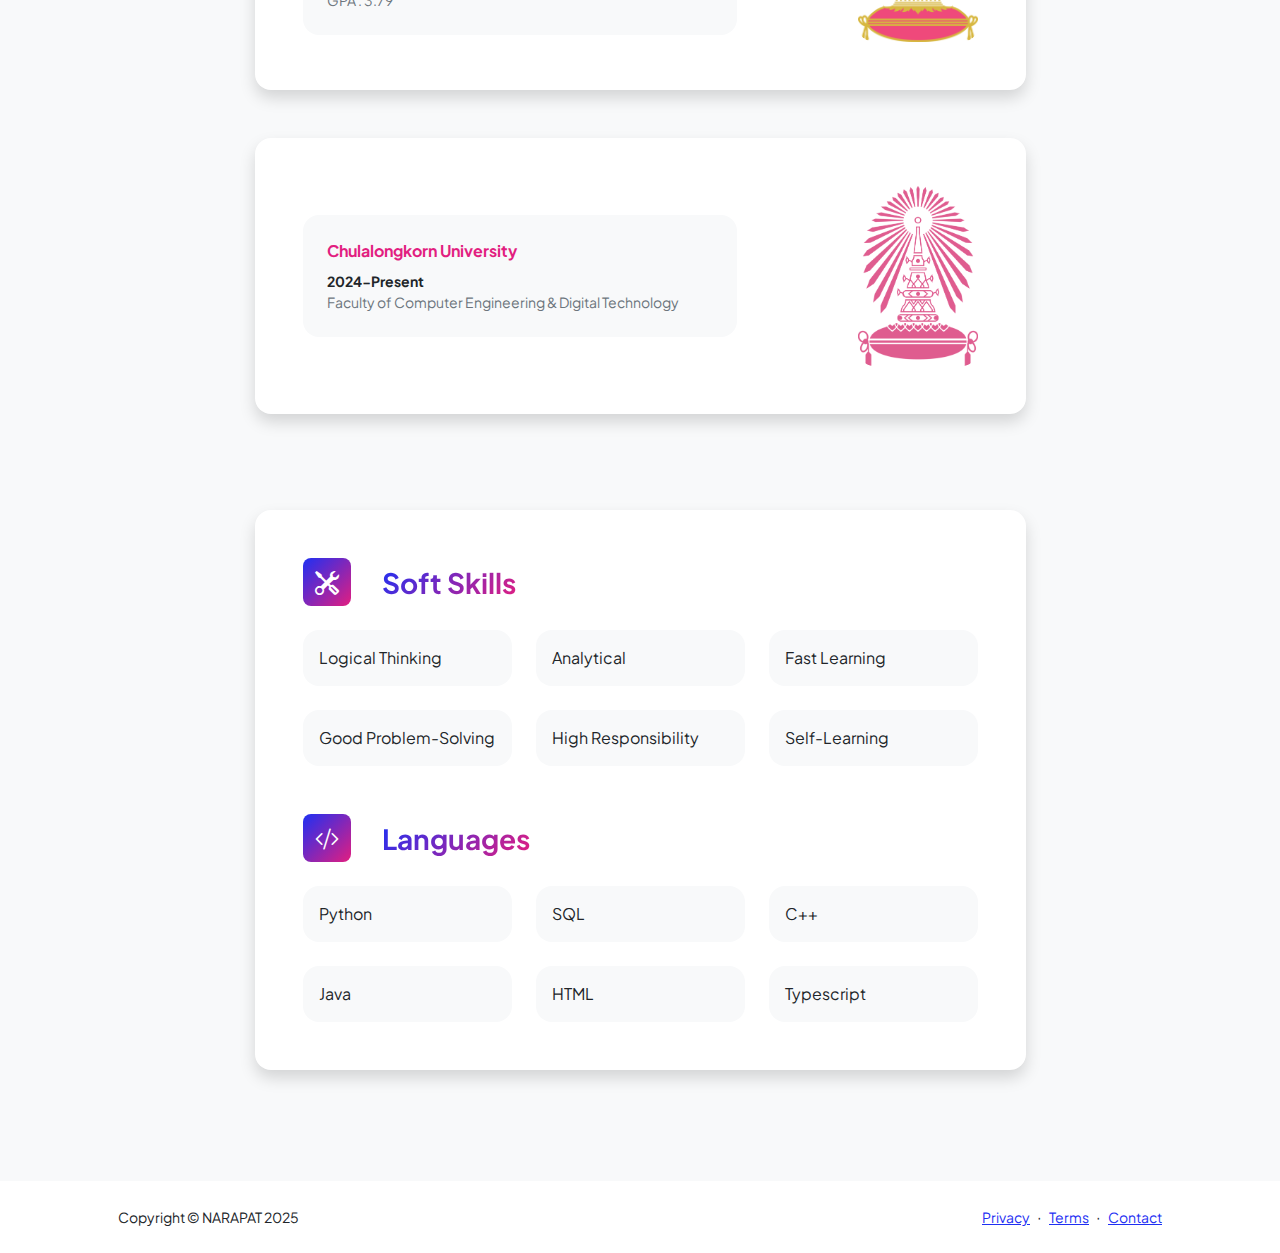
<file: resume.html>
<!DOCTYPE html>
<html lang="en">
    <head>
        <meta charset="utf-8" />
        <meta name="viewport" content="width=device-width, initial-scale=1, shrink-to-fit=no" />
        <meta name="description" content="" />
        <meta name="author" content="" />
        <title>MyPortfolioProfile</title>
        <!-- Favicon-->
        <link rel="icon" type="image/x-icon" href="assets/favicon.ico" />
        <!-- Custom Google font-->
        <link rel="preconnect" href="https://fonts.googleapis.com" />
        <link rel="preconnect" href="https://fonts.gstatic.com" crossorigin />
        <link href="https://fonts.googleapis.com/css2?family=Plus+Jakarta+Sans:wght@100;200;300;400;500;600;700;800;900&amp;display=swap" rel="stylesheet" />
        <!-- Bootstrap icons-->
        <link href="https://cdn.jsdelivr.net/npm/bootstrap-icons@1.8.1/font/bootstrap-icons.css" rel="stylesheet" />
        <!-- Core theme CSS (includes Bootstrap)-->
        <link href="css/styles.css" rel="stylesheet" />
    </head>
    <body class="d-flex flex-column h-100 bg-light">
        <main class="flex-shrink-0">
            <!-- Navigation-->
            <nav class="navbar navbar-expand-lg navbar-light bg-white py-3">
                <div class="container px-5">
                    <a class="navbar-brand" href="index.html"><span class="fw-bolder text-primary">Chulalongkorn Computer Engineering & Digital Technology (CEDT)</span></a>
                    <button class="navbar-toggler" type="button" data-bs-toggle="collapse" data-bs-target="#navbarSupportedContent" aria-controls="navbarSupportedContent" aria-expanded="false" aria-label="Toggle navigation"><span class="navbar-toggler-icon"></span></button>
                    <div class="collapse navbar-collapse" id="navbarSupportedContent">
                        <ul class="navbar-nav ms-auto mb-2 mb-lg-0 small fw-bolder">
                            <li class="nav-item"><a class="nav-link" href="index.html">Home</a></li>
                            <li class="nav-item"><a class="nav-link" href="resume.html">Profile</a></li>
                            <li class="nav-item"><a class="nav-link" href="projects.html">Resume</a></li>
                        </ul>
                    </div>
                </div>
            </nav>
            <!-- Page Content-->
            <div class="container px-5 my-5">
                <div class="text-center mb-5">
                    <h1 class="display-5 fw-bolder mb-0"><span class="text-gradient d-inline">Profile</span></h1>
                </div>
                <div class="row gx-5 justify-content-center">
                    <div class="col-lg-11 col-xl-9 col-xxl-8">
                        <!-- Experience Section-->
                        <section>
                            <div class="d-flex align-items-center justify-content-between mb-4">
                                <h2 class="text-primary fw-bolder mb-0">Information</h2>                               
                            </div>
                            <!-- Experience Card 1-->
                            <div class="card shadow border-0 rounded-4 mb-5">
                                <div class="card-body p-5">
                                    <div class="row align-items-center gx-5">
                                        <div class="col text-center text-lg-start mb-4 mb-lg-0">
                                            <div class="bg-light p-4 rounded-4">
                                                <div class="text-primary fw-bolder mb-2">LinkedIn</div>
                                                <a href="https://www.linkedin.com/in/narapat-piboonchaivanich-352914341/" class="btn btn-primary btn-sm small fw-bolder" target="_blank">Link to my LinkedIn</a>
                                                <div class="small text-muted">You can click on the link to view other experience.</div>
                                            </div>
                                        </div>
                                        <div class="col-lg-8">
                                            <img src="assets/LinkedIn.png" alt="githubprofilepic1" class="img-fluid rounded-4">
                                        </div>
                                    </div>
                                </div>
                            </div>
                            <!-- Experience Card 2-->
                            <div class="card shadow border-0 rounded-4 mb-5">
                                <div class="card-body p-5">
                                    <div class="row align-items-center gx-5">
                                        <div class="col text-center text-lg-start mb-4 mb-lg-0">
                                            <div class="bg-light p-4 rounded-4">
                                                <div class="text-primary fw-bolder mb-2">GitHub</div>
                                                <a href="https://github.com/NarapatM" class="btn btn-primary btn-sm small fw-bolder" target="_blank">Link to my Github</a>
                                                <div class="small text-muted">You can click on the link to view other works.</div>
                                            </div>
                                        </div>
                                        <div class="col-lg-8">
                                            <img src="assets/githubprofile1.png" alt="githubprofilepic1" class="img-fluid rounded-4">
                                        </div>
                                    </div>
                                </div>
                            </div>
                            <div class="d-flex align-items-center justify-content-between mb-4">
                                <h2 class="text-primary fw-bolder mb-0">Activity</h2>                               
                            </div>
                            <!-- Activity Card 1-->
                            <div class="card shadow border-0 rounded-4 mb-5">
                                <div class="card-body p-5">
                                    <div class="row align-items-center gx-5">
                                        <div class="col text-center text-lg-start mb-4 mb-lg-0">
                                            <div class="bg-light p-4 rounded-4">
                                                <div class="text-primary fw-bolder mb-1">CP AXTRA PUBLIC COMPANY LIMITED</div>
                                                <div class="text-primary fw-bolder mb-1">Data Engineer Internship</div>
                                                
                                                <div class="small text-muted">Collaborated with an international team,mainly composed of members from India.</div>
                                            </div>
                                        </div>
                                        <div class="col-lg-8">
                                            <img src="assets/cpaxtra.jpg" alt="YouTubepic1" class="img-fluid rounded-4">
                                        </div>
                                    </div>
                                </div>
                            </div>
                            <!-- Activity Card 2-->
                            <div class="card shadow border-0 rounded-4 mb-5">
                                <div class="card-body p-5">
                                    <div class="row align-items-center gx-5">
                                        <div class="col text-center text-lg-start mb-4 mb-lg-0">
                                            <div class="bg-light p-4 rounded-4">
                                                <div class="text-primary fw-bolder mb-2">Hackathon</div>
                                                <div class="small text-muted">Team Lead | Hack to the Max Season 2 <br> (Top 15 Finalist)</div>
                                            </div>
                                        </div>
                                        <div class="col-lg-8">
                                            <img src="assets/HacktothemaxSS2.JPG" alt="YouTubepic1" class="img-fluid rounded-4">
                                        </div>
                                    </div>
                                </div>
                            </div>
                            <!-- Activity Card 3-->
                            <div class="card shadow border-0 rounded-4 mb-5">
                                <div class="card-body p-5">
                                    <div class="row align-items-center gx-5">
                                        <div class="col text-center text-lg-start mb-4 mb-lg-0">
                                            <div class="bg-light p-4 rounded-4">
                                                <div class="text-primary fw-bolder mb-2">Teachsauce Global Summit</div>
                                                <div class="small text-muted">Participated under the sponsorship of National ITMX.</div>
                                            </div>
                                        </div>
                                        <div class="col-lg-8">
                                            <img src="assets/Teachsauce2025.jpg" alt="YouTubepic1" class="img-fluid rounded-4">
                                        </div>
                                    </div>
                                </div>
                            </div>                            
                            <!-- Activity Card 4-->
                            <div class="card shadow border-0 rounded-4 mb-5">
                                <div class="card-body p-5">
                                    <div class="row align-items-center gx-5">
                                        <div class="col text-center text-lg-start mb-4 mb-lg-0">
                                            <div class="bg-light p-4 rounded-4">
                                                <div class="text-primary fw-bolder mb-2">My Youtube</div>
                                                <a href="https://www.youtube.com/@silkn22" class="btn btn-primary btn-sm small fw-bolder" target="_blank">Link to my Youtube</a>
                                                <div class="small text-muted">I made it when I was a kid.</div>
                                            </div>
                                        </div>
                                        <div class="col-lg-8">
                                            <img src="assets/Youtube1.png" alt="YouTubepic1" class="img-fluid rounded-4">
                                        </div>
                                    </div>
                                </div>
                            </div>                                                        
                        </section>
                        <!-- Education Section-->
                        <section>
                            <h2 class="text-secondary fw-bolder mb-4">Education</h2>
                            <!-- Education Card 1-->
                            <div class="card shadow border-0 rounded-4 mb-5">
                                <div class="card-body p-5">
                                    <div class="row align-items-center gx-5">
                                        <div class="col-lg-8 text-center text-lg-start mb-4 mb-lg-0">
                                            <div class="bg-light p-4 rounded-4">
                                                <div class="text-secondary fw-bolder mb-2">Triamudomsuksanomklao</div>
                                                <div class="small fw-bolder">2018-2024</div>
                                                <div class="small text-muted">Gifted Science & Math Program</div>
                                                <div class="small text-muted">GPA : 3.79</div>
                                            </div>
                                        </div>
                                        <div class="col-lg-4 text-end">
                                            <img src="assets/TUNlogo.png" alt="tunLogo" class="img-fluid rounded-4" style="max-width: 120px;">
                                        </div>
                                    </div>
                                </div>
                            </div>                            
                            <!-- Education Card 2-->
                            <div class="card shadow border-0 rounded-4 mb-5">
                                <div class="card-body p-5">
                                    <div class="row align-items-center gx-5">
                                        <div class="col-lg-8 text-center text-lg-start mb-4 mb-lg-0">
                                            <div class="bg-light p-4 rounded-4">
                                                <div class="text-secondary fw-bolder mb-2">Chulalongkorn University</div>
                                                <div class="small fw-bolder">2024-Present</div>
                                                <div class="small text-muted">Faculty of Computer Engineering & Digital Technology</div>
                                            </div>
                                        </div>
                                        <div class="col-lg-4 text-end">
                                            <img src="assets/ChulaLogo.png" alt="ChulaLogo" class="img-fluid rounded-4" style="max-width: 120px;">
                                        </div>
                                    </div>
                                </div>
                            </div>                            
                        </section>
                        <!-- Divider-->
                        <div class="pb-5"></div>
                        <!-- Skills Section-->
                        <section>
                            <!-- Skillset Card-->
                            <div class="card shadow border-0 rounded-4 mb-5">
                                <div class="card-body p-5">
                                    <!-- Professional skills list-->
                                    <div class="mb-5">
                                        <div class="d-flex align-items-center mb-4">
                                            <div class="feature bg-primary bg-gradient-primary-to-secondary text-white rounded-3 me-3"><i class="bi bi-tools"></i></div>
                                            <h3 class="fw-bolder mb-0"><span class="text-gradient d-inline">Soft Skills</span></h3>
                                        </div>
                                        <div class="row row-cols-1 row-cols-md-3 mb-4">
                                            <div class="col mb-4 mb-md-0"><div class="d-flex align-items-center bg-light rounded-4 p-3 h-100">Logical Thinking</div></div>
                                            <div class="col mb-4 mb-md-0"><div class="d-flex align-items-center bg-light rounded-4 p-3 h-100">Analytical</div></div>
                                            <div class="col"><div class="d-flex align-items-center bg-light rounded-4 p-3 h-100">Fast Learning</div></div>
                                        </div>
                                        <div class="row row-cols-1 row-cols-md-3">
                                            <div class="col mb-4 mb-md-0"><div class="d-flex align-items-center bg-light rounded-4 p-3 h-100">Good Problem-Solving</div></div>
                                            <div class="col mb-4 mb-md-0"><div class="d-flex align-items-center bg-light rounded-4 p-3 h-100">High Responsibility</div></div>
                                            <div class="col"><div class="d-flex align-items-center bg-light rounded-4 p-3 h-100">Self-Learning</div></div>
                                        </div>
                                    </div>
                                    <!-- Languages list-->
                                    <div class="mb-0">
                                        <div class="d-flex align-items-center mb-4">
                                            <div class="feature bg-primary bg-gradient-primary-to-secondary text-white rounded-3 me-3"><i class="bi bi-code-slash"></i></div>
                                            <h3 class="fw-bolder mb-0"><span class="text-gradient d-inline">Languages</span></h3>
                                        </div>
                                        <div class="row row-cols-1 row-cols-md-3 mb-4">
                                            <div class="col mb-4 mb-md-0"><div class="d-flex align-items-center bg-light rounded-4 p-3 h-100">Python</div></div>
                                            <div class="col mb-4 mb-md-0"><div class="d-flex align-items-center bg-light rounded-4 p-3 h-100">SQL</div></div>
                                            <div class="col"><div class="d-flex align-items-center bg-light rounded-4 p-3 h-100">C++</div></div>
                                        </div>
                                        <div class="row row-cols-1 row-cols-md-3">
                                            <div class="col mb-4 mb-md-0"><div class="d-flex align-items-center bg-light rounded-4 p-3 h-100">Java</div></div>
                                            <div class="col mb-4 mb-md-0"><div class="d-flex align-items-center bg-light rounded-4 p-3 h-100">HTML</div></div>
                                            <div class="col"><div class="d-flex align-items-center bg-light rounded-4 p-3 h-100">Typescript</div></div>
                                        </div>
                                    </div>
                                </div>
                            </div>
                        </section>
                    </div>
                </div>
            </div>
        </main>
        <!-- Footer-->
        <footer class="bg-white py-4 mt-auto">
            <div class="container px-5">
                <div class="row align-items-center justify-content-between flex-column flex-sm-row">
                    <div class="col-auto"><div class="small m-0">Copyright &copy; NARAPAT 2025</div></div>
                    <div class="col-auto">
                        <a class="small" href="#!">Privacy</a>
                        <span class="mx-1">&middot;</span>
                        <a class="small" href="#!">Terms</a>
                        <span class="mx-1">&middot;</span>
                        <a class="small" href="#!">Contact</a>
                    </div>
                </div>
            </div>
        </footer>
        <!-- Bootstrap core JS-->
        <script src="https://cdn.jsdelivr.net/npm/bootstrap@5.2.3/dist/js/bootstrap.bundle.min.js"></script>
        <!-- Core theme JS-->
        <script src="js/scripts.js"></script>
    </body>
</html>
</file>
